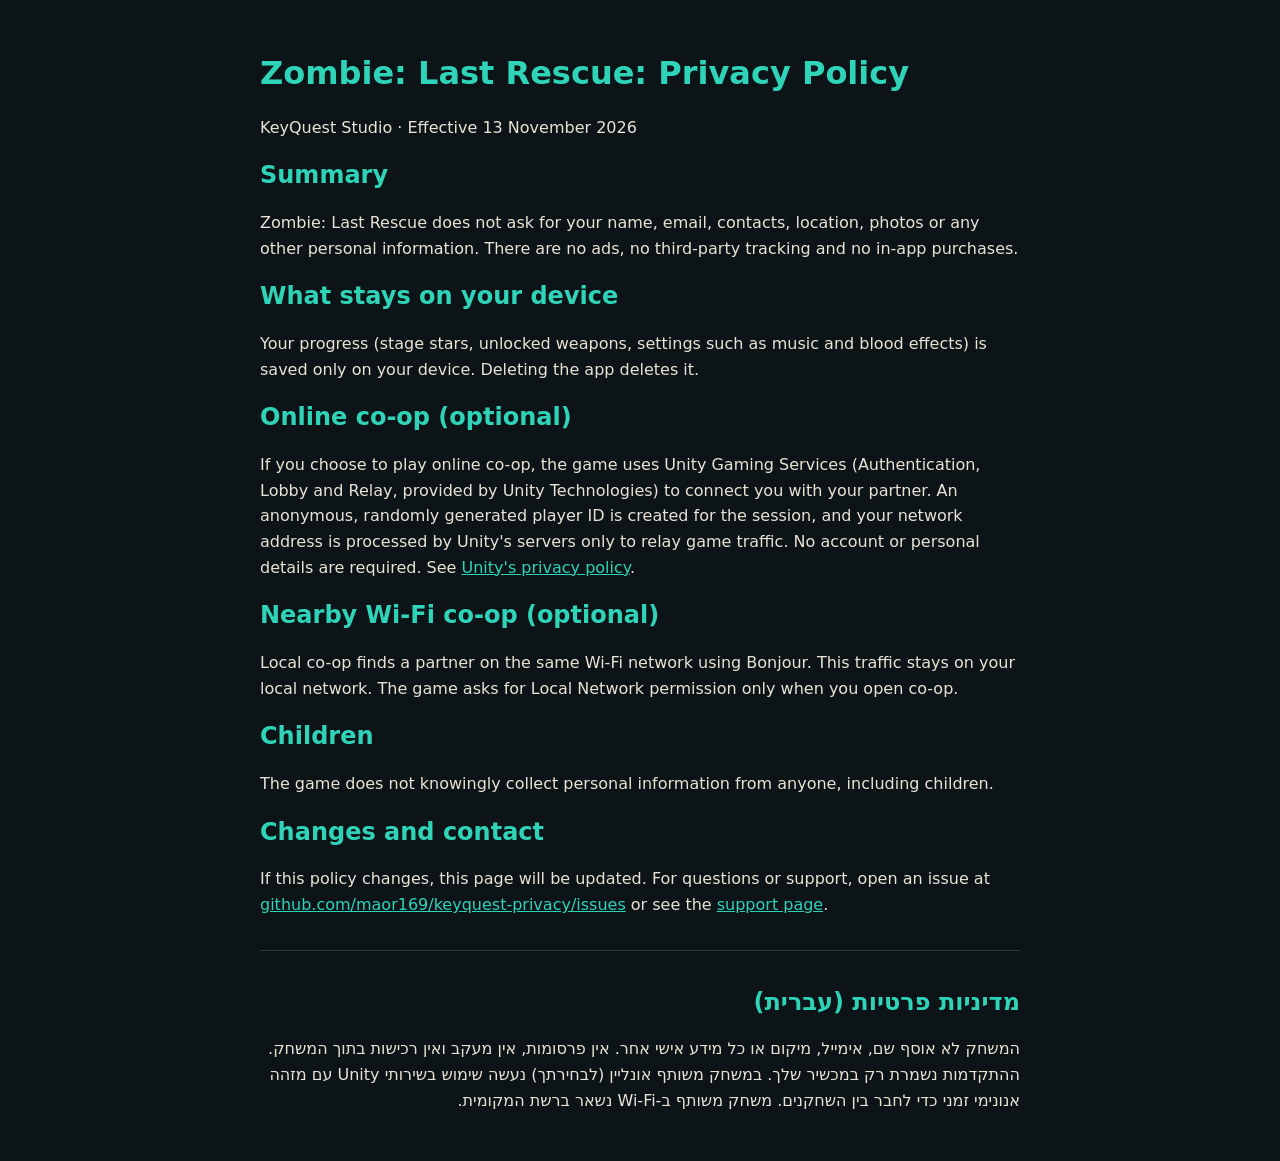
<file: index.html>
<!doctype html><html lang="en"><head><meta charset="utf-8"><meta name="viewport" content="width=device-width,initial-scale=1">
<title>Zombie: Last Rescue · Privacy Policy</title><link rel="stylesheet" href="style.css"></head><body><main>
<h1>Zombie: Last Rescue: Privacy Policy</h1>
<p>KeyQuest Studio · Effective 13 November 2026</p>
<h2>Summary</h2>
<p>Zombie: Last Rescue does not ask for your name, email, contacts, location, photos or any other personal information. There are no ads, no third-party tracking and no in-app purchases.</p>
<h2>What stays on your device</h2>
<p>Your progress (stage stars, unlocked weapons, settings such as music and blood effects) is saved only on your device. Deleting the app deletes it.</p>
<h2>Online co-op (optional)</h2>
<p>If you choose to play online co-op, the game uses Unity Gaming Services (Authentication, Lobby and Relay, provided by Unity Technologies) to connect you with your partner. An anonymous, randomly generated player ID is created for the session, and your network address is processed by Unity's servers only to relay game traffic. No account or personal details are required. See <a href="https://unity.com/legal/privacy-policy">Unity's privacy policy</a>.</p>
<h2>Nearby Wi-Fi co-op (optional)</h2>
<p>Local co-op finds a partner on the same Wi-Fi network using Bonjour. This traffic stays on your local network. The game asks for Local Network permission only when you open co-op.</p>
<h2>Children</h2>
<p>The game does not knowingly collect personal information from anyone, including children.</p>
<h2>Changes and contact</h2>
<p>If this policy changes, this page will be updated. For questions or support, open an issue at <a href="https://github.com/maor169/keyquest-privacy/issues">github.com/maor169/keyquest-privacy/issues</a> or see the <a href="support.html">support page</a>.</p>
<section dir="rtl" lang="he"><h2>מדיניות פרטיות (עברית)</h2>
<p>המשחק לא אוסף שם, אימייל, מיקום או כל מידע אישי אחר. אין פרסומות, אין מעקב ואין רכישות בתוך המשחק. ההתקדמות נשמרת רק במכשיר שלך. במשחק משותף אונליין (לבחירתך) נעשה שימוש בשירותי Unity עם מזהה אנונימי זמני כדי לחבר בין השחקנים. משחק משותף ב-Wi-Fi נשאר ברשת המקומית.</p></section>
</main></body></html>
</file>
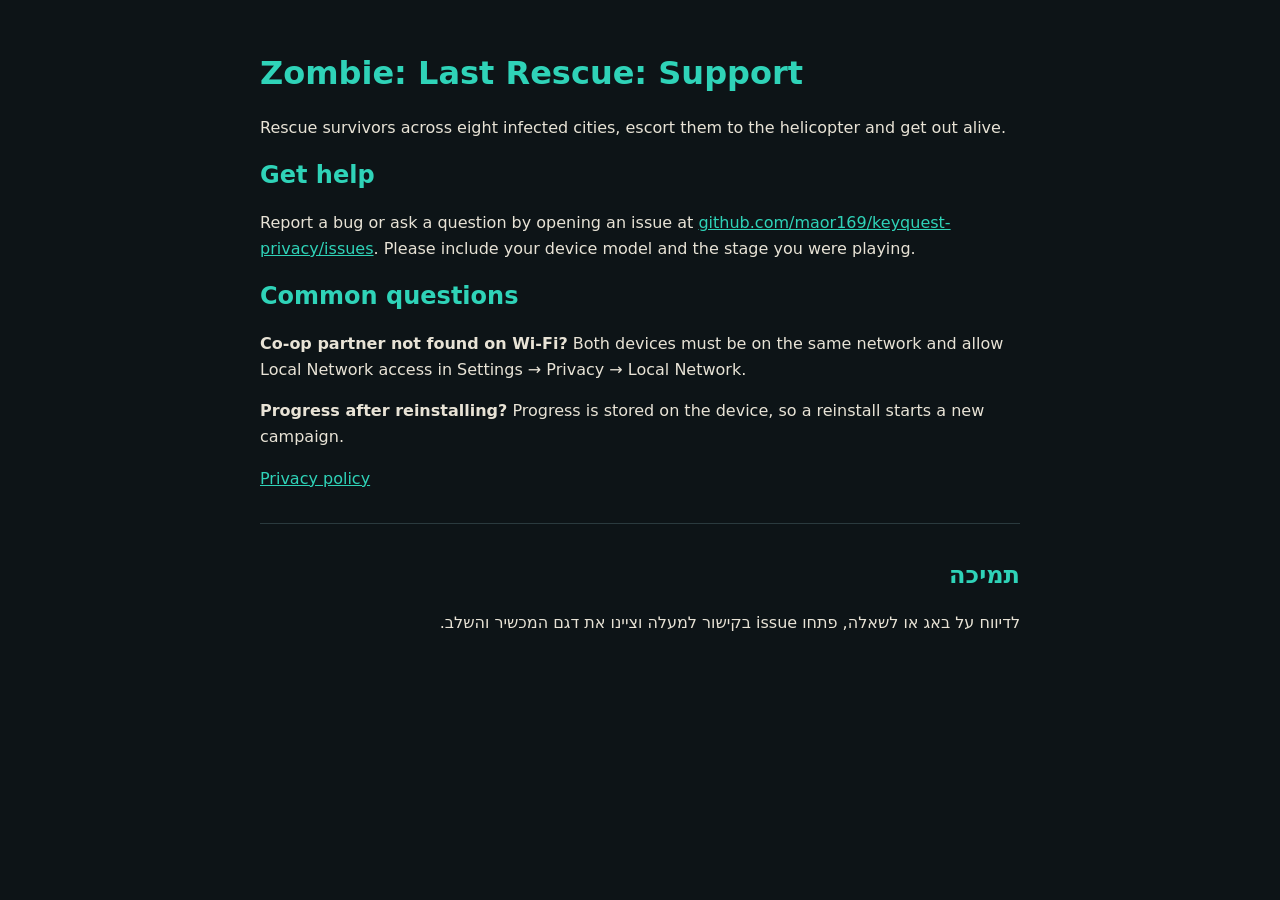
<file: support.html>
<!doctype html><html lang="en"><head><meta charset="utf-8"><meta name="viewport" content="width=device-width,initial-scale=1">
<title>Zombie: Last Rescue · Support</title><link rel="stylesheet" href="style.css"></head><body><main>
<h1>Zombie: Last Rescue: Support</h1>
<p>Rescue survivors across eight infected cities, escort them to the helicopter and get out alive.</p>
<h2>Get help</h2>
<p>Report a bug or ask a question by opening an issue at <a href="https://github.com/maor169/keyquest-privacy/issues">github.com/maor169/keyquest-privacy/issues</a>. Please include your device model and the stage you were playing.</p>
<h2>Common questions</h2>
<p><b>Co-op partner not found on Wi-Fi?</b> Both devices must be on the same network and allow Local Network access in Settings → Privacy → Local Network.</p>
<p><b>Progress after reinstalling?</b> Progress is stored on the device, so a reinstall starts a new campaign.</p>
<p><a href="index.html">Privacy policy</a></p>
<section dir="rtl" lang="he"><h2>תמיכה</h2><p>לדיווח על באג או לשאלה, פתחו issue בקישור למעלה וציינו את דגם המכשיר והשלב.</p></section>
</main></body></html>
</file>
<file: style.css>
:root{color-scheme:light dark;--bg:#0d1417;--fg:#e8e3d6;--accent:#2fd3b8}
body{margin:0;background:var(--bg);color:var(--fg);font:16px/1.6 -apple-system,system-ui,sans-serif}
main{max-width:760px;margin:0 auto;padding:32px 16px}
h1,h2{color:var(--accent);line-height:1.25}a{color:var(--accent)}
section[dir=rtl]{border-top:1px solid #2a3a3e;margin-top:32px;padding-top:16px}
</file>
